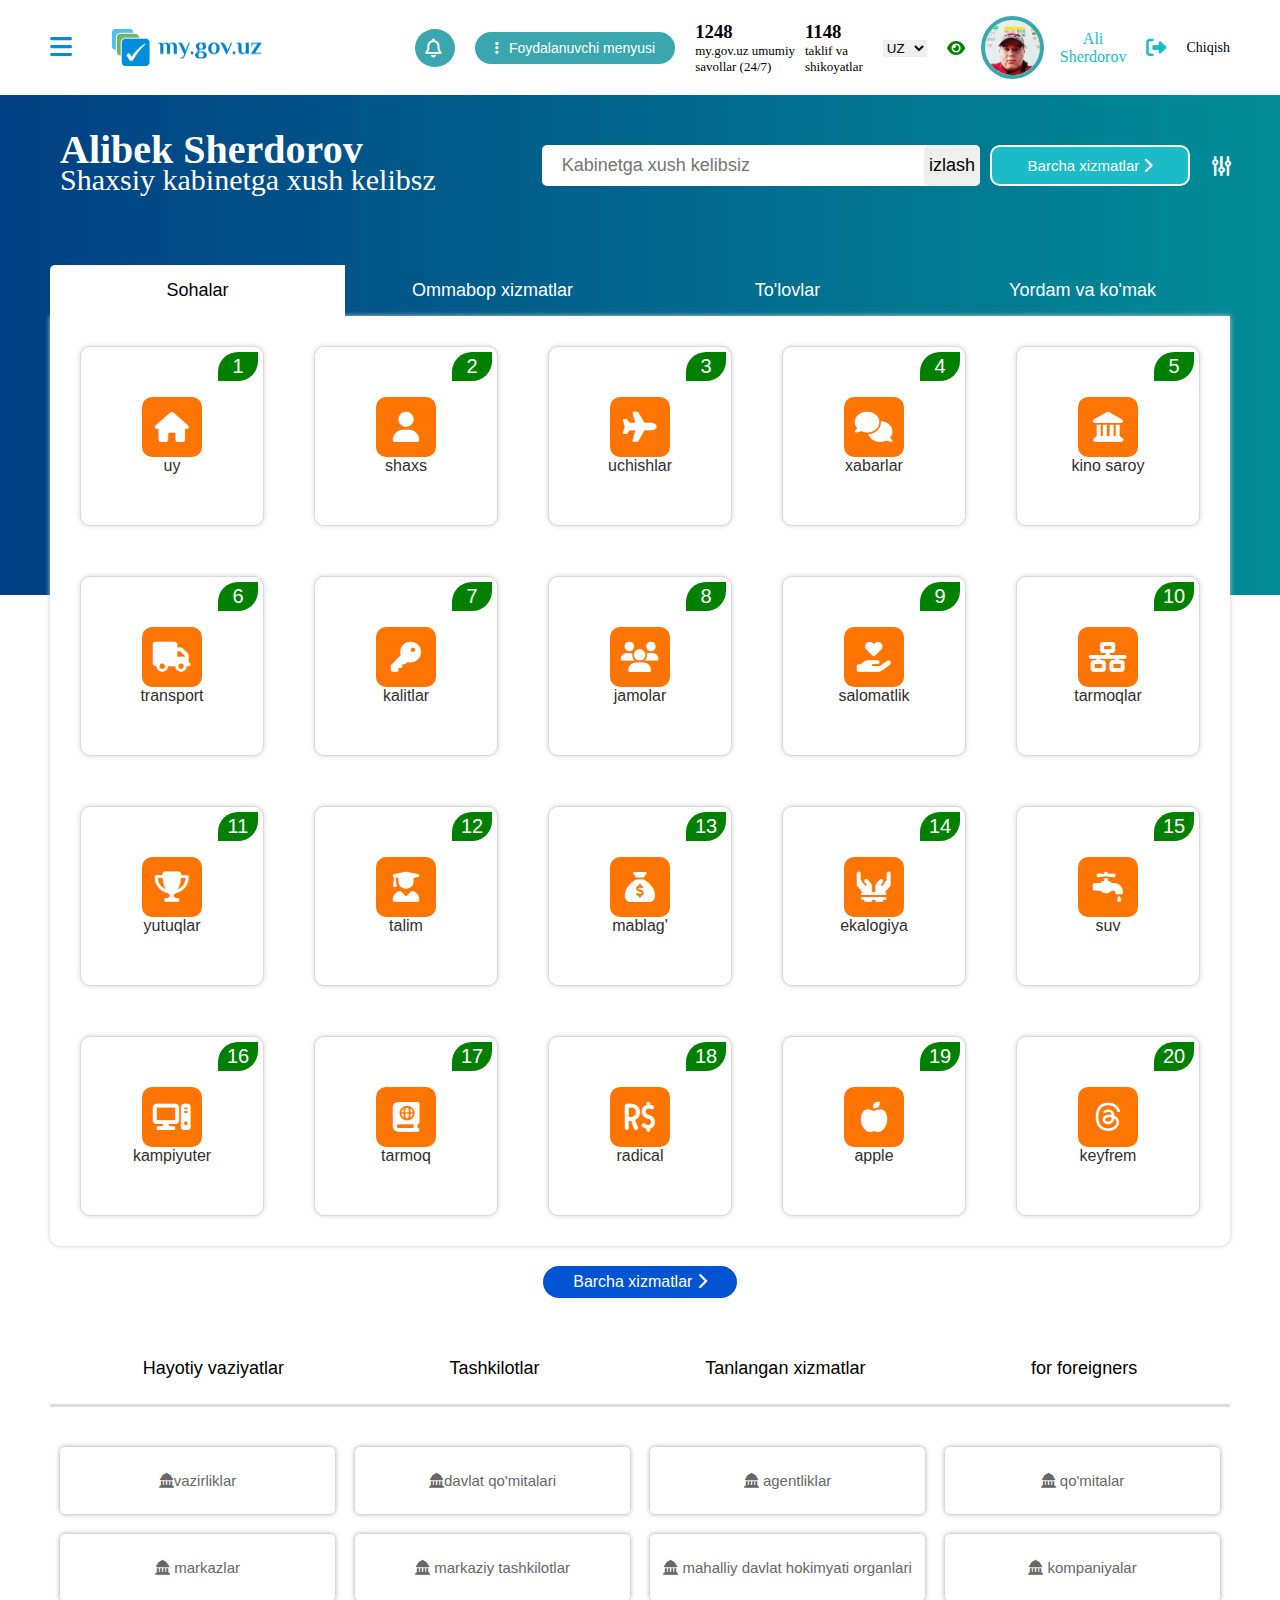
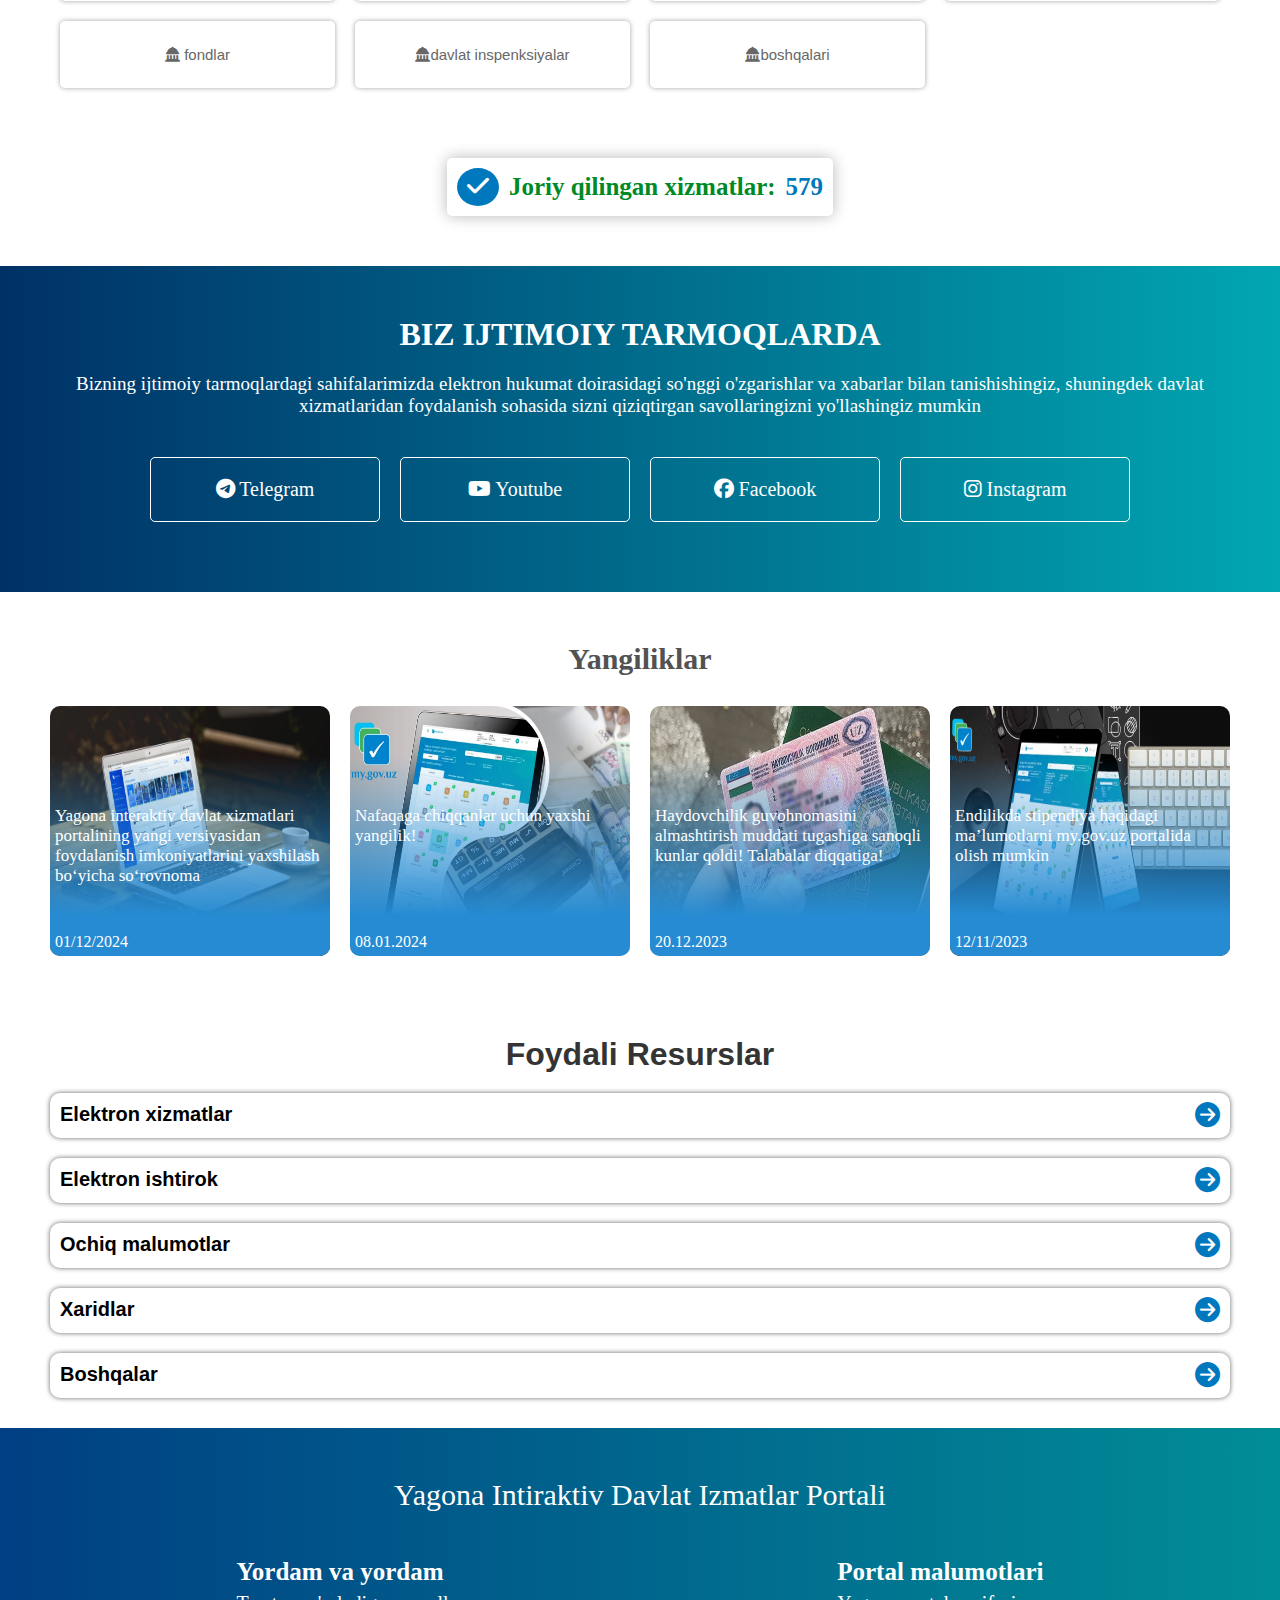
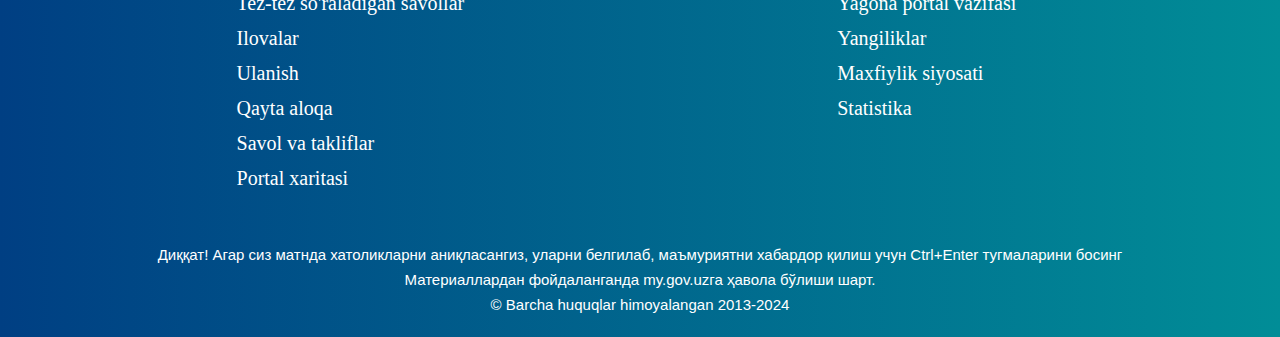
<file: index.html>
<!DOCTYPE html>
<html lang="en">
  <head>
    <meta charset="UTF-8" />
    <meta name="viewport" content="width=device-width, initial-scale=1.0" />
    <title>MyGov.uz</title>
    <link rel="stylesheet" href="./stayle.css" />
    <link
      rel="stylesheet"
      href="https://cdnjs.cloudflare.com/ajax/libs/font-awesome/6.5.1/css/all.min.css"
    />
    <link rel="icon" href="./img/logo.png" />
  </head>
  <body>
    <header class="header">
      <div class="container">
        <div class="header__home">
          <div class="header__wrapper">
            <i class="fa-solid fa-bars header__icon-bars"></i>
            <img class="header-logo" src="./img/My.gov.uz.svg.png" alt="" />
          </div>

          <div class="header__link-wrapper">
            <div class="header__bell">
              <i class="fa-regular fa-bell icon__bell"></i>
            </div>
            <i class="fa-solid fa-bars header__icon-bars-hidden"></i>
            <div class="header__button">
              <i class="fa-solid fa-ellipsis-vertical"></i>
              Foydalanuvchi menyusi
            </div>

            <div class="header__call-wrapper">
              <div class="header-call12">
                <h3>1248</h3>
                <p class="header-call12-text">
                  my.gov.uz umumiy <br />
                  savollar (24/7)
                </p>
              </div>

              <div class="header-call11">
                <h3>1148</h3>
                <p class="header-call11-text">
                  taklif va <br />
                  shikoyatlar
                </p>
              </div>
            </div>

            <div class="header__enter">
              <form>
                <select class="header__form" name="lang" id="lang">
                  <option value="UZ">UZ</option>
                  <option value="">Eng</option>
                  <option value="">RU</option>
                  <option value="">QK</option>
                  <option value="">TJ</option>
                </select>
              </form>
              <i class="fas fa-eye"></i>
              <img
                class="header__own-img"
                src="./img/20230413_102640.jpg"
                alt="img"
              />
              <p class="header__own-name">
                Ali <br />
                Sherdorov
              </p>
              <i class="fas fa-magnifying-glass"></i>
              <i
                class="fa-solid fa-right-from-bracket header__icon-bracket"
              ></i>
              <p class="header-exit">Chiqish</p>
            </div>
          </div>
        </div>
      </div>
    </header>

    <main class="main">
      <div class="main__bc"></div>
      <section class="information">
        <div class="container">
          <div class="information__home">
            <div class="information__name-wrapper">
              <h1 class="information-name">Alibek Sherdorov</h1>
              <p class="information-welcome">Shaxsiy kabinetga xush kelibsz</p>
            </div>

            <div class="information__search-home">
              <div class="information__search-wrapper">
                <input
                  class="information-search"
                  type="search"
                  placeholder="Kabinetga xush kelibsiz"
                />

                <button class="information-search-box">izlash</button>
              </div>
              <button class="information-all-servise">
                Barcha xizmatlar <i class="fa-solid fa-chevron-right"></i>
              </button>
              <i class="fa-solid fa-sliders fa-rotate-90"></i>
            </div>
          </div>
        </div>
      </section>

      <section class="services">
        <div class="container">
          <div class="services__home">
            <div class="services__wrapper">
              <div class="services__button-wrapper">
                <button class="services-button1 services-button-bc">
                  Sohalar
                </button>
                <button class="services-button2">Ommabop xizmatlar</button>
                <button class="services-button3">To'lovlar</button>
                <button class="services-button4">Yordam va ko'mak</button>
              </div>

              <div class="services__all">
                <button class="services-box">
                  <div class="services-icon-wrapper">
                    <i class="fa-solid fa-house"></i>
                  </div>
                  <div class="services__nomer">1</div>
                  <p class="services-icon-name">uy</p>
                </button>
                <button class="services-box">
                  <div class="services-icon-wrapper">
                    <i class="fa-solid fa-user"></i>
                  </div>
                  <div class="services__nomer">2</div>
                  <p class="services-icon-name">shaxs</p>
                </button>
                <button class="services-box">
                  <div class="services-icon-wrapper">
                    <i class="fa-solid fa-plane"></i>
                  </div>
                  <div class="services__nomer">3</div>
                  <p class="services-icon-name">uchishlar</p>
                </button>
                <button class="services-box">
                  <div class="services-icon-wrapper">
                    <i class="fa-solid fa-comments"></i>
                  </div>
                  <div class="services__nomer">4</div>
                  <p class="services-icon-name">xabarlar</p>
                </button>
                <button class="services-box">
                  <div class="services-icon-wrapper">
                    <i class="fa-solid fa-landmark"></i>
                  </div>
                  <div class="services__nomer">5</div>
                  <p class="services-icon-name">kino saroy</p>
                </button>
                <button class="services-box">
                  <div class="services-icon-wrapper">
                    <i class="fa-solid fa-truck"></i>
                  </div>
                  <div class="services__nomer">6</div>
                  <p class="services-icon-name">transport</p>
                </button>
                <button class="services-box">
                  <div class="services-icon-wrapper">
                    <i class="fa-solid fa-key"></i>
                  </div>
                  <div class="services__nomer">7</div>
                  <p class="services-icon-name">kalitlar</p>
                </button>
                <button class="services-box">
                  <div class="services-icon-wrapper">
                    <i class="fa-solid fa-users"></i>
                  </div>
                  <div class="services__nomer">8</div>
                  <p class="services-icon-name">jamolar</p>
                </button>
                <button class="services-box">
                  <div class="services-icon-wrapper">
                    <i class="fa-solid fa-hand-holding-heart"></i>
                  </div>
                  <div class="services__nomer">9</div>
                  <p class="services-icon-name">salomatlik</p>
                </button>
                <button class="services-box">
                  <div class="services-icon-wrapper">
                    <i class="fa-solid fa-network-wired"></i>
                  </div>
                  <div class="services__nomer">10</div>
                  <p class="services-icon-name">tarmoqlar</p>
                </button>
                <button class="services-box">
                  <div class="services-icon-wrapper">
                    <i class="fa-solid fa-trophy"></i>
                  </div>
                  <div class="services__nomer">11</div>
                  <p class="services-icon-name">yutuqlar</p>
                </button>
                <button class="services-box">
                  <div class="services-icon-wrapper">
                    <i class="fa-solid fa-user-graduate"></i>
                  </div>
                  <div class="services__nomer">12</div>
                  <p class="services-icon-name">talim</p>
                </button>
                <button class="services-box">
                  <div class="services-icon-wrapper">
                    <i class="fa-solid fa-sack-dollar"></i>
                  </div>
                  <div class="services__nomer">13</div>
                  <p class="services-icon-name">mablag'</p>
                </button>
                <button class="services-box">
                  <div class="services-icon-wrapper">
                    <i class="fa-solid fa-hands-bound"></i>
                  </div>
                  <div class="services__nomer">14</div>
                  <p class="services-icon-name">ekalogiya</p>
                </button>
                <button class="services-box">
                  <div class="services-icon-wrapper">
                    <i class="fa-solid fa-faucet-drip"></i>
                  </div>
                  <div class="services__nomer">15</div>
                  <p class="services-icon-name">suv</p>
                </button>
                <button class="services-box">
                  <div class="services-icon-wrapper">
                    <i class="fa-solid fa-computer"></i>
                  </div>
                  <div class="services__nomer">16</div>
                  <p class="services-icon-name">kampiyuter</p>
                </button>
                <button class="services-box">
                  <div class="services-icon-wrapper">
                    <i class="fa-solid fa-book-atlas"></i>
                  </div>
                  <div class="services__nomer">17</div>
                  <p class="services-icon-name">tarmoq</p>
                </button>
                <button class="services-box">
                  <div class="services-icon-wrapper">
                    <i class="fa-solid fa-brazilian-real-sign"></i>
                  </div>
                  <div class="services__nomer">18</div>
                  <p class="services-icon-name">radical</p>
                </button>
                <button class="services-box">
                  <div class="services-icon-wrapper">
                    <i class="fa-solid fa-apple-whole"></i>
                  </div>
                  <div class="services__nomer">19</div>
                  <p class="services-icon-name">apple</p>
                </button>
                <button class="services-box">
                  <div class="services-icon-wrapper">
                    <i class="fa-brands fa-threads"></i>
                  </div>
                  <div class="services__nomer">20</div>
                  <p class="services-icon-name">keyfrem</p>
                </button>
              </div>

              <div class="services__button-all">
                <button class="services__button">
                  Barcha xizmatlar <i class="fa-solid fa-chevron-right"></i>
                </button>
              </div>
              <div class="services__all-link-wrapper">
                <button class="services__text-link">Hayotiy vaziyatlar</button>
                <button class="services__text-link">Tashkilotlar</button>
                <button class="services__text-link">Tanlangan xizmatlar</button>
                <button class="services__text-link">for foreigners</button>
              </div>
              <div class="services__line"></div>

              <div class="services__box-agentliklar-wrapper">
                <button class="services__link-markazlar">
                  <i class="fa-solid fa-landmark-dome"></i>vazirliklar
                </button>
                <button class="services__link-markazlar">
                  <i class="fa-solid fa-landmark-dome"></i>davlat qo'mitalari
                </button>
                <button class="services__link-markazlar">
                  <i class="fa-solid fa-landmark-dome"></i> agentliklar
                </button>
                <button class="services__link-markazlar">
                  <i class="fa-solid fa-landmark-dome"></i> qo'mitalar
                </button>
                <button class="services__link-markazlar">
                  <i class="fa-solid fa-landmark-dome"></i> markazlar
                </button>
                <button class="services__link-markazlar">
                  <i class="fa-solid fa-landmark-dome"></i> markaziy
                  tashkilotlar
                </button>
                <button class="services__link-markazlar">
                  <i class="fa-solid fa-landmark-dome"></i> mahalliy davlat
                  hokimyati organlari
                </button>
                <button class="services__link-markazlar">
                  <i class="fa-solid fa-landmark-dome"></i> kompaniyalar
                </button>
                <button class="services__link-markazlar">
                  <i class="fa-solid fa-landmark-dome"></i> fondlar
                </button>
                <button class="services__link-markazlar">
                  <i class="fa-solid fa-landmark-dome"></i>davlat inspenksiyalar
                </button>
                <button class="services__link-markazlar">
                  <i class="fa-solid fa-landmark-dome"></i>boshqalari
                </button>
              </div>
              <div class="services__at-present-wrapper">
                <div class="services__at-present-">
                  <div class="services__icon-check-wrapper">
                    <i class="fa-solid fa-check"></i>
                  </div>
                  <span class="services__at-present-text">
                    <b> Joriy qilingan xizmatlar:</b>
                  </span>
                  <span class="services__at-present-579"><b>579</b></span>
                </div>
              </div>
            </div>
          </div>
        </div>
      </section>

      <section class="network">
        <div class="container">
          <div class="network__wrapper">
            <h1 class="network__title">BIZ IJTIMOIY TARMOQLARDA</h1>
            <p class="network__text">
              Bizning ijtimoiy tarmoqlardagi sahifalarimizda elektron hukumat
              doirasidagi so'nggi o'zgarishlar va xabarlar bilan tanishishingiz,
              shuningdek davlat <br />
              xizmatlaridan foydalanish sohasida sizni qiziqtirgan
              savollaringizni yo'llashingiz mumkin
            </p>
            <div class="network__button-wrapper">
              <a
                href="https://t.me/+998884848833"
                target="_blank"
                class="network__button"
              >
                <i class="fa-brands fa-telegram"></i>
                <span class="network-telegram">Telegram</span>
              </a>
              <a
                href="https://www.youtube.com/"
                target="_blank"
                class="network__button"
              >
                <i class="fa-brands fa-youtube"></i>
                <span class="network-youtube">Youtube</span>
              </a>
              <a
                href="https://www.Facebook.com"
                target="_blank"
                class="network__button"
              >
                <i class="fa-brands fa-facebook"></i>
                <span class="network-facebook">Facebook</span>
              </a>
              <a
                href="https://www.instagram.com/"
                target="_blank"
                class="network__button"
              >
                <i class="fa-brands fa-instagram"></i>
                <span class="network-instagram">Instagram </span>
              </a>
            </div>
          </div>
        </div>
      </section>

      <section class="news">
        <div class="container">
          <div class="new__wrapper">
            <h1 class="news__title">Yangiliklar</h1>
            <div class="news__box-img-wrapper">
              <div class="news__box-img1">
                <p class="news__text">
                  Yagona interaktiv davlat xizmatlari portalining yangi
                  versiyasidan foydalanish imkoniyatlarini yaxshilash bo‘yicha
                  so‘rovnoma
                </p>
                <div class="news__data">01/12/2024</div>
                <div class="new__box-bc"></div>
              </div>

              <div class="news__box-img2">
                <p class="news__text">
                  Nafaqaga chiqqanlar uchun yaxshi yangilik!
                </p>
                <div class="news__data">08.01.2024</div>
                <div class="new__box-bc"></div>
              </div>

              <div class="news__box-img3">
                <p class="news__text">
                  Haydovchilik guvohnomasini almashtirish muddati tugashiga
                  sanoqli kunlar qoldi! Talabalar diqqatiga!
                </p>
                <div class="news__data">20.12.2023</div>
                <div class="new__box-bc"></div>
              </div>

              <div class="news__box-img4">
                <p class="news__text">
                  Endilikda stipendiya haqidagi ma’lumotlarni my.gov.uz
                  portalida olish mumkin
                </p>
                <div class="news__data">12/11/2023</div>
                <div class="new__box-bc"></div>
              </div>
            </div>
            <div class="news__resurs-wrapper">
              <h1 class="news__resurs-title">Foydali Resurslar</h1>
              <button class="news__resurs-link">
                <b> Elektron xizmatlar</b>
                <i class="fa-solid fa-circle-arrow-right"></i>
              </button>
              <button class="news__resurs-link">
                <b> Elektron ishtirok </b
                ><i class="fa-solid fa-circle-arrow-right"></i>
              </button>
              <button class="news__resurs-link">
                <b> Ochiq malumotlar</b>
                <i class="fa-solid fa-circle-arrow-right"></i>
              </button>
              <button class="news__resurs-link">
                <b> Xaridlar</b> <i class="fa-solid fa-circle-arrow-right"></i>
              </button>
              <button class="news__resurs-link">
                <b> Boshqalar</b> <i class="fa-solid fa-circle-arrow-right"></i>
              </button>
            </div>
          </div>
        </div>
      </section>
    </main>

    <footer class="footer">
      <div class="container">
        <div class="footer__wrapper">
          <p class="footer__title">Yagona Intiraktiv Davlat Izmatlar Portali</p>
          <div class="footer__list-wrapper">
            <ul>
              <h1>Yordam va yordam</h1>
              <li><a href="#">Tez-tez so'raladigan savollar</a></li>
              <li><a href="#">Ilovalar</a></li>
              <li><a href="#">Ulanish</a></li>
              <li><a href="#"> Qayta aloqa</a></li>
              <li><a href="#">Savol va takliflar</a></li>
              <li><a href="#">Portal xaritasi</a></li>
            </ul>
            <ul>
              <h1>Portal malumotlari</h1>
              <li><a href="#">Yagona portal vazifasi</a></li>
              <li><a href="#">Yangiliklar</a></li>
              <li><a href="#"> Maxfiylik siyosati</a></li>
              <li><a href="#">Statistika</a></li>
            </ul>
          </div>

          <div class="footer__logo-mygov"></div>
          <p class="footer__text">
            Диққат! Агар сиз матнда хатоликларни аниқласангиз, уларни белгилаб,
            маъмуриятни хабардор қилиш учун Ctrl+Enter тугмаларини босинг <br />
            Материаллардан фойдаланганда my.gov.uzга ҳавола бўлиши шарт.
            <br />
            © Barcha huquqlar himoyalangan 2013-2024
          </p>
        </div>
      </div>
    </footer>
  </body>
</html>
</file>
<file: stayle.css>
body,
h1,
h2,
h3,
p {
  margin: 0;
}
* {
  box-sizing: border-box;
}

.container {
  max-width: 1200px;
  margin: 0 auto;
}

/* header stayle start */

.header__home {
  display: flex;
  justify-content: space-between;
  align-items: center;
  padding: 20px 10px 20px 10px;
}

.header__wrapper {
  display: flex;
  justify-content: center;
  align-items: center;
  gap: 40px;
}

.header__icon-bars {
  font-size: 25px;
  color: #018cda;
  line-height: 20px;
  cursor: pointer;
}
i.header__icon-bars-hidden {
  font-size: 22px;
  color: #018cda;
  line-height: 20px;
  cursor: pointer;
  display: none;
}

.header-logo {
  width: 150px;
  cursor: pointer;
}

.header__link-wrapper {
  display: flex;
  align-items: center;
  gap: 20px;
}

.header__bell {
  width: 40px;
  height: 38px;
  border-radius: 50%;
  padding: 10px;
  background-color: #3aa6ae;
}
.icon__bell {
  font-size: 19px;
  color: white;
  cursor: pointer;
}

.header__button {
  padding: 8px 20px;
  border-radius: 20px;
  background-color: #3aa6ae;
  color: white;
  font-size: 14px;
  font-family: "Segoe UI", Tahoma, Geneva, Verdana, sans-serif;
  display: flex;
  align-items: center;
  gap: 10px;
  cursor: pointer;
}

.header__call-wrapper {
  display: flex;
  gap: 10px;
}

.header-call12-text {
  font-size: 13px;
}

.header-call11-text {
  font-size: 13px;
}

.header__enter {
  display: flex;
  align-items: center;
  gap: 20px;
}

.header__form {
  border: none;
  outline: none;
}

.fa-eye {
  color: green;
  cursor: pointer;
}

.header__own-img {
  width: 55px;
  height: 55px;
  border-radius: 50%;
  outline: 4px solid #3aa6ae;
  cursor: pointer;
}

.header__own-name {
  text-align: center;
  color: #1bbbc7;
}

.header__icon-bracket {
  font-size: 20px;
  color: #1bbbc7;
  cursor: pointer;
}

i.fa-magnifying-glass {
  font-size: 22px;
  color: #018cda;
  line-height: 20px;
  cursor: pointer;
  display: none;
  display: none;
}

.header-exit {
  font-size: 14px;
  cursor: pointer;
}

@media screen and (max-width: 1050px) {
  .header__bell {
    display: none;
  }
}
@media screen and (max-width: 990px) {
  i.header__icon-bars {
    display: none;
  }
}
@media screen and (max-width: 930px) {
  .header__call-wrapper {
    display: none;
  }
}
@media screen and (max-width: 740px) {
  i.fa-eye {
    display: none;
  }
}
@media screen and (max-width: 710px) {
  .header-exit {
    display: none;
  }
}
@media screen and (max-width: 650px) {
  .header__own-name {
    display: none;
  }
}
@media screen and (max-width: 560px) {
  .header__own-img {
    display: none;
  }
}
@media screen and (max-width: 480px) {
  .header__form {
    display: none;
  }
}
@media screen and (max-width: 450px) {
  i.header__icon-bracket {
    display: none;
  }
  i.fa-magnifying-glass {
    display: block;
  }
  i.header__icon-bars-hidden {
    display: block;
  }
  .header__button {
    display: none;
  }
}
/* header stayle finish */

/* main stayle start */

.main {
  position: relative;
}

.main__bc {
  width: 100%;
  height: 500px;
  background-image: linear-gradient(to right, #003f83, #018d97);
  position: absolute;
  z-index: -1;
}

.information {
  width: 100%;
}

.information__home {
  width: 100%;
  display: flex;
  align-items: center;
  justify-content: space-between;
  padding: 40px 10px 20px 20px;
}

.information__name-wrapper {
  line-height: 30px;
  width: 70%;
}

.information-name {
  font-size: 40px;
  color: #ffffff;
}

.information-welcome {
  font-size: 30px;
  color: #ffffff;
}

/* 2 */
.information__search-home {
  display: flex;
  align-self: center;
  width: 100%;
  gap: 10px;
}
.information__search-wrapper {
  width: 100%;
  display: flex;
  align-items: center;
  position: relative;
}

.information-search {
  width: 100%;
  border: none;
  color: #858585;
  font-size: 18px;
  border-radius: 5px 5px;
  padding: 10px 20px;
  outline: none;
}

.information-search-box {
  border: none;
  font-size: 18px;
  background-color: #f0efef;
  padding: 10px 5px 10px 5px;
  border-radius: 5px 5px;
  position: absolute;
  right: 0;
  cursor: pointer;
}

.information-all-servise {
  max-width: 200px;
  width: 100%;
  font-size: 15px;
  border: 2px solid white;
  padding: 10px 30px;
  border-radius: 10px;
  color: white;
  background-color: #1bbbc7;
  cursor: pointer;
}
.information-all-servise:active {
  transform: scale(0.98);
}

.fa-sliders {
  max-width: 20px;
  width: 100%;
  color: white;
  font-size: 20px;
  margin-right: 10px;
  cursor: pointer;
}

@media screen and (max-width: 990px) {
  .information-all-servise {
    display: none;
  }
  i.fa-sliders {
    display: none;
  }
}
@media screen and (max-width: 780px) {
  .information__home {
    flex-direction: column;
  }
  .information__name-wrapper {
    width: 100%;
    padding: 0 0 20px 0;
  }
}
/* services stayle start */

.services__home {
  padding: 50px 10px 0 10px;
}

.services__button-wrapper {
  display: flex;
}

.services-button1 {
  width: 100%;
  padding: 15px 0;
  font-size: 18px;
  font-family: sans-serif;
  border: none;
  background-color: transparent;
  color: #ffffff;
  cursor: pointer;
}
.services-button2 {
  width: 100%;
  padding: 15px 0;
  font-size: 18px;
  font-family: sans-serif;
  border: none;
  background-color: transparent;
  color: #ffffff;
  cursor: pointer;
}
.services-button3 {
  width: 100%;
  padding: 15px 0;
  font-size: 18px;
  font-family: sans-serif;
  border: none;
  background-color: transparent;
  color: #ffffff;
  cursor: pointer;
}
.services-button4 {
  width: 100%;
  padding: 15px 0;
  font-size: 18px;
  font-family: sans-serif;
  border: none;
  background-color: transparent;
  color: #ffffff;
  cursor: pointer;
}
.services-button1:hover {
  background-color: white;
  color: black;
  border-radius: 0 5px 0 0;
}
.services-button2:hover {
  background-color: white;
  color: black;
  border-radius: 0 5px 0 0;
}
.services-button3:hover {
  background-color: white;
  color: black;
  border-radius: 0 5px 0 0;
}
.services-button4:hover {
  background-color: white;
  color: black;
  border-radius: 0 5px 0 0;
}
.services-button-bc {
  background-color: white;
  color: black;
  border-radius: 5px 0 0 0;
}

.services__all {
  width: 100%;
  display: grid;
  grid-template-columns: repeat(5, 1fr);
  gap: 50px;
  padding: 30px;
  box-shadow: 0 0 5px rgb(202, 202, 202);
  border-radius: 0px 0px 10px 10px;
  background-color: white;
}

.services-icon-wrapper {
  max-width: 60px;
  width: 100%;
  max-height: 60px;
  height: 100%;
  border-radius: 10px;
  background-color: rgb(255, 117, 4);
  display: flex;
  align-items: center;
  justify-content: center;
}

.services-box {
  max-width: 400px;
  width: 100%;
  height: 180px;
  font-size: 30px;
  transition: 0.6s;
  background-color: #ffffff;
  border: 1px solid rgb(217, 217, 217);
  border-radius: 10px;
  box-shadow: 0 0 5px rgb(216, 215, 215);
  position: relative;
  cursor: pointer;
  display: flex;
  flex-direction: column;
  align-items: center;
  justify-content: center;
}

.services-box:hover {
  background-color: #017ac0;

  transition: 0.3s;
  transform: translatey(-10px);
}

.services-box:hover .services-icon-name {
  color: white;
}

.services-box:active {
  transform: scale(0.9);
}

.services__nomer {
  font-size: 20px;
  padding: 3px;
  background-color: green;
  color: white;
  border-radius: 20px 0 20px 0;
  width: 40px;
  position: absolute;
  right: 5px;
  top: 5px;
}

.services-icon-name {
  font-size: 16px;
  color: rgb(49, 47, 47);
}

.services-box:nth-child(1) {
  color: #ffffff;
}
.services-box:nth-child(2) {
  color: #ffffff;
}
.services-box:nth-child(3) {
  color: #ffffff;
}
.services-box:nth-child(4) {
  color: #ffffff;
}
.services-box:nth-child(5) {
  color: #ffffff;
}
.services-box:nth-child(6) {
  color: #ffffff;
}
.services-box:nth-child(7) {
  color: #ffffff;
}
.services-box:nth-child(8) {
  color: #ffffff;
}
.services-box:nth-child(9) {
  color: #ffffff;
}
.services-box:nth-child(10) {
  color: #ffffff;
}
.services-box:nth-child(11) {
  color: #ffffff;
}
.services-box:nth-child(12) {
  color: #ffffff;
}
.services-box:nth-child(13) {
  color: #ffffff;
}
.services-box:nth-child(14) {
  color: #ffffff;
}
.services-box:nth-child(15) {
  color: #ffffff;
}
.services-box:nth-child(16) {
  color: #ffffff;
}
.services-box:nth-child(17) {
  color: #ffffff;
}
.services-box:nth-child(18) {
  color: #ffffff;
}
.services-box:nth-child(19) {
  color: #ffffff;
}
.services-box:nth-child(20) {
  color: #ffffff;
}

.services__button-all {
  width: 100%;
  display: flex;
  align-items: center;
  justify-content: center;
  padding: 20px 0 20px 0;
  font-size: 30px;
}

.services__button {
  font-size: 16px;
  border: none;
  border-radius: 20px;
  background-color: rgb(0, 84, 209);
  color: white;
  padding: 7px 30px;
  cursor: pointer;
}
.services__button:active {
  transform: scale(0.98);
}

.services__all-link-wrapper {
  display: flex;
  justify-content: space-around;
  padding: 30px 10px 15px 10px;
}

.services__text-link {
  padding: 10px 50px;
  font-size: 18px;
  border: none;
  border-radius: 5px;
  background-color: white;
  cursor: pointer;
}
.services__text-link:hover {
  background-color: #023d5f;
  color: white;
}
.services__text-link:active {
  transform: scale(0.98);
}

.services__line {
  width: 100%;
  height: 3px;
  background-color: rgb(221, 221, 221);
  margin: 0 0 20px 0;
}

.services__box-agentliklar-wrapper {
  width: 100%;
  display: grid;
  grid-template-columns: repeat(4, 1fr);
  gap: 20px;
  padding: 20px 10px;
}

.services__link-markazlar {
  padding: 25px 10px;
  border: none;
  border-radius: 5px;
  box-shadow: 0 0 5px rgb(164, 163, 163);
  font-size: 15px;
  background-color: white;
  color: #676767;
  cursor: pointer;
}
.services__link-markazlar:hover {
  background-color: #023d5f;
  color: #ffffff;
}
.services__link-markazlar:active {
  transform: scale(0.98);
}

.services__at-present-wrapper {
  width: 100%;
  display: flex;
  align-items: center;
  justify-content: center;
}

.services__at-present- {
  display: flex;
  align-items: center;
  justify-content: center;
  border-radius: 5px;
  padding: 10px;
  margin: 50px 0;
  gap: 10px;
  box-shadow: 0 0 15px rgb(184, 183, 183);
}

.services__icon-check-wrapper {
  font-size: 25px;
  border-radius: 50%;
  padding: 5px 10px;
  background-color: #0078bd;
  color: white;
}

.services__at-present-text {
  font-size: 25px;
  color: rgb(0, 138, 37);
}

.services__at-present-579 {
  font-size: 25px;
  color: #0078bd;
}

@media screen and (max-width: 1090px) {
  .services__all {
    grid-template-columns: repeat(4, 1fr);
  }
}
@media screen and (max-width: 830px) {
  .services__all {
    grid-template-columns: repeat(3, 1fr);
  }
}
@media screen and (max-width: 700px) {
  .services-button4 {
    display: none;
  }
}
@media screen and (max-width: 630px) {
  .services__all {
    grid-template-columns: repeat(2, 1fr);
  }
}
@media screen and (max-width: 530px) {
  .services-button3 {
    display: none;
  }
}
@media screen and (max-width: 430px) {
  .services-box {
    height: 160px;
  }
}
@media screen and (max-width: 380px) {
  .services__all {
    grid-template-columns: repeat(1, 100%);
  }
  .services-box {
    width: 100%;
  }
}
@media screen and (max-width: 1118px) {
  .services__box-agentliklar-wrapper {
    grid-template-columns: repeat(3, 1fr);
  }
}
@media screen and (max-width: 960px) {
  .services__all-link-wrapper {
    flex-direction: column;
    gap: 10px;
  }
  .services__text-link {
    box-shadow: 0 0 5px rgb(136, 136, 136);
  }
}
@media screen and (max-width: 570px) {
  .services__box-agentliklar-wrapper {
    grid-template-columns: repeat(2, 1fr);
  }
}

/* network */

.network {
  width: 100%;
  background-image: linear-gradient(to right, #003166, #01a6b2);
}

.network__wrapper {
  width: 100%;
  text-align: center;
  padding: 50px 10px;
}

.network__title {
  color: white;
}

.network__text {
  color: white;
  font-size: 19px;
  padding: 20px 0;
}

.network__button-wrapper {
  display: grid;
  grid-template-columns: repeat(4, 1fr);
  gap: 20px;
  max-width: 1000px;
  margin: 0 auto;
  padding: 0 10px 0 10px;
}

.network__button {
  background-color: transparent;
  border: 1px solid white;
  border-radius: 5px;
  color: white;
  padding: 20px 40px;
  font-size: 20px;
  margin: 20px 0;
  cursor: pointer;
  text-decoration: none;
}
.network__button:hover {
  background-color: #ffffff;
  color: #018cda;
}
.network__button:active {
  transform: scale(0.98);
}

@media screen and (max-width: 900px) {
  .network__button-wrapper {
    grid-template-columns: repeat(3, 1fr);
  }
}
@media screen and (max-width: 685px) {
  .network__button-wrapper {
    grid-template-columns: repeat(2, 1fr);
  }
}
@media screen and (max-width: 470px) {
  .network__button-wrapper {
    grid-template-columns: repeat(1, 1fr);
  }
}

/* news */

.news__box-img-wrapper {
  width: 100%;
  display: flex;
  gap: 20px;
  margin: 0 0 50px 0;
  padding: 0 10px;
}

.news__title {
  text-align: center;
  color: rgb(82, 82, 82);
  padding: 50px 0 30px 0;
  font-size: 30px;
}

.news__box-img-wrapper {
  width: 100%;
  display: grid;
  grid-template-columns: repeat(4, 1fr);
}

.new__box-bc {
  position: absolute;
  bottom: 0;
  background: linear-gradient(to bottom, transparent, #268bd2 80%);
  width: 100%;
  height: 200px;
  border-radius: 10px;
  z-index: 10;
}

.news__data {
  color: white;
  position: absolute;
  bottom: 5px;
  left: 5px;
  z-index: 11;
}

.news__text {
  color: white;
  z-index: 12;
  padding: 0 5px;
  position: absolute;
  top: 100px;
  font-size: 17px;
}

.news__box-img1 {
  max-width: 300px;
  width: 100%;
  height: 250px;
  border-radius: 10px;
  background-image: url(./img/news-img1.jpg);
  background-repeat: no-repeat;
  background-size: 300px 250px;
  background-position: center;
  transition: 0.5s;
  position: relative;
  cursor: pointer;
}
.news__box-img1:hover {
  background-size: 330px 280px;
  transition: 0.5s;
}

.news__box-img2 {
  max-width: 300px;
  width: 100%;
  height: 250px;
  border-radius: 10px;
  background-image: url(./img/news-img2.jpg);
  background-repeat: no-repeat;
  background-size: 300px 250px;
  background-position: center;
  transition: 0.5s;
  position: relative;
  cursor: pointer;
}

.news__box-img2:hover {
  background-size: 330px 280px;
  transition: 0.5s;
}

.news__box-img3 {
  max-width: 300px;
  width: 100%;
  height: 250px;
  border-radius: 10px;
  background-image: url(./img/nevs-img3.jpg);
  background-repeat: no-repeat;
  background-size: 300px 250px;
  background-position: center;
  transition: 0.5s;
  position: relative;
  cursor: pointer;
}

.news__box-img3:hover {
  background-size: 330px 280px;
  transition: 0.5s;
}

.news__box-img4 {
  max-width: 300px;
  width: 100%;
  height: 250px;
  border-radius: 10px;
  background-image: url(./img/news-img4.jpg);
  background-repeat: no-repeat;
  background-size: 300px 250px;
  background-position: center;
  transition: 0.5s;
  position: relative;
  cursor: pointer;
}
.news__box-img4:active {
  transform: scale(0.88);
}

.news__box-img4:hover {
  background-size: 330px 280px;
  transition: 0.5s;
}

.news__resurs-wrapper {
  display: flex;
  flex-direction: column;
  gap: 20px;
  padding: 30px 10px;
}

.news__resurs-title {
  text-align: center;
  color: rgb(52, 52, 52);
  font-family: sans-serif;
}

.news__resurs-link {
  background-color: #ffffff;
  display: flex;
  justify-content: space-between;
  padding: 10px 10px;
  font-size: 20px;
  border: none;
  border-radius: 10px;
  box-shadow: 0 0 5px rgb(100, 100, 100);
  cursor: pointer;
}
.news__resurs-link:active {
  transform: scale(0.99);
}

.fa-circle-arrow-right {
  color: #0078bd;
  font-size: 25px;
}

@media screen and (max-width: 900px) {
  .news__box-img-wrapper {
    grid-template-columns: repeat(2, 1fr);
  }
}
@media screen and (max-width: 530px) {
  .news__box-img-wrapper {
    grid-template-columns: repeat(1, 100%);
  }
  .news__box-img1 {
    max-width: 500px;
    width: 100%;
    background-image: url(./img/news-img1.jpg);
    background-size: 500px 500px;
  }
  .news__box-img1:hover {
    background-size: 520px 520px;
    transition: 0.5s;
  }

  .news__box-img2 {
    max-width: 500px;
    width: 100%;
    background-image: url(./img/news-img2.jpg);
    background-size: 500px 500px;
  }

  .news__box-img2:hover {
    background-size: 520px 520px;
    transition: 0.5s;
  }
  .news__box-img3 {
    max-width: 500px;
    width: 100%;
    background-image: url(./img/nevs-img3.jpg);
    background-size: 500px 500px;
  }

  .news__box-img3:hover {
    background-size: 520px 520px;
    transition: 0.5s;
  }
  .news__box-img4 {
    max-width: 500px;
    width: 100%;
    background-image: url(./img/news-img4.jpg);
    background-size: 500px 500px;
  }

  .news__box-img4:hover {
    background-size: 520px 520px;
    transition: 0.5s;
  }
}

/* footer */

.footer {
  background-image: linear-gradient(to right, #003f83, #018d97);
}

.footer__wrapper {
  display: flex;
  flex-direction: column;
  align-items: center;
  padding: 0 10px;
}

.footer__title {
  color: white;
  font-size: 30px;
  padding: 50px 0 0 0;
}

ul li {
  list-style: none;
  padding: 0;
}
ul {
  padding: 0;
}

ul h1 {
  color: white;
  font-size: 25px;
  margin: 0;
}

li a {
  text-decoration: none;
  color: white;
  font-size: 20px;
  line-height: 35px;
}

.footer__list-wrapper {
  width: 100%;
  display: flex;
  justify-content: space-around;
  padding: 30px 0;
}

.footer__text {
  text-align: center;
  color: white;
  font-size: 15px;
  line-height: 25px;
  font-family: sans-serif;
  padding: 0 0 20px 0;
}

@media screen and (max-width: 550px) {
  .footer__text {
    text-align: left;
  }
}
</file>
